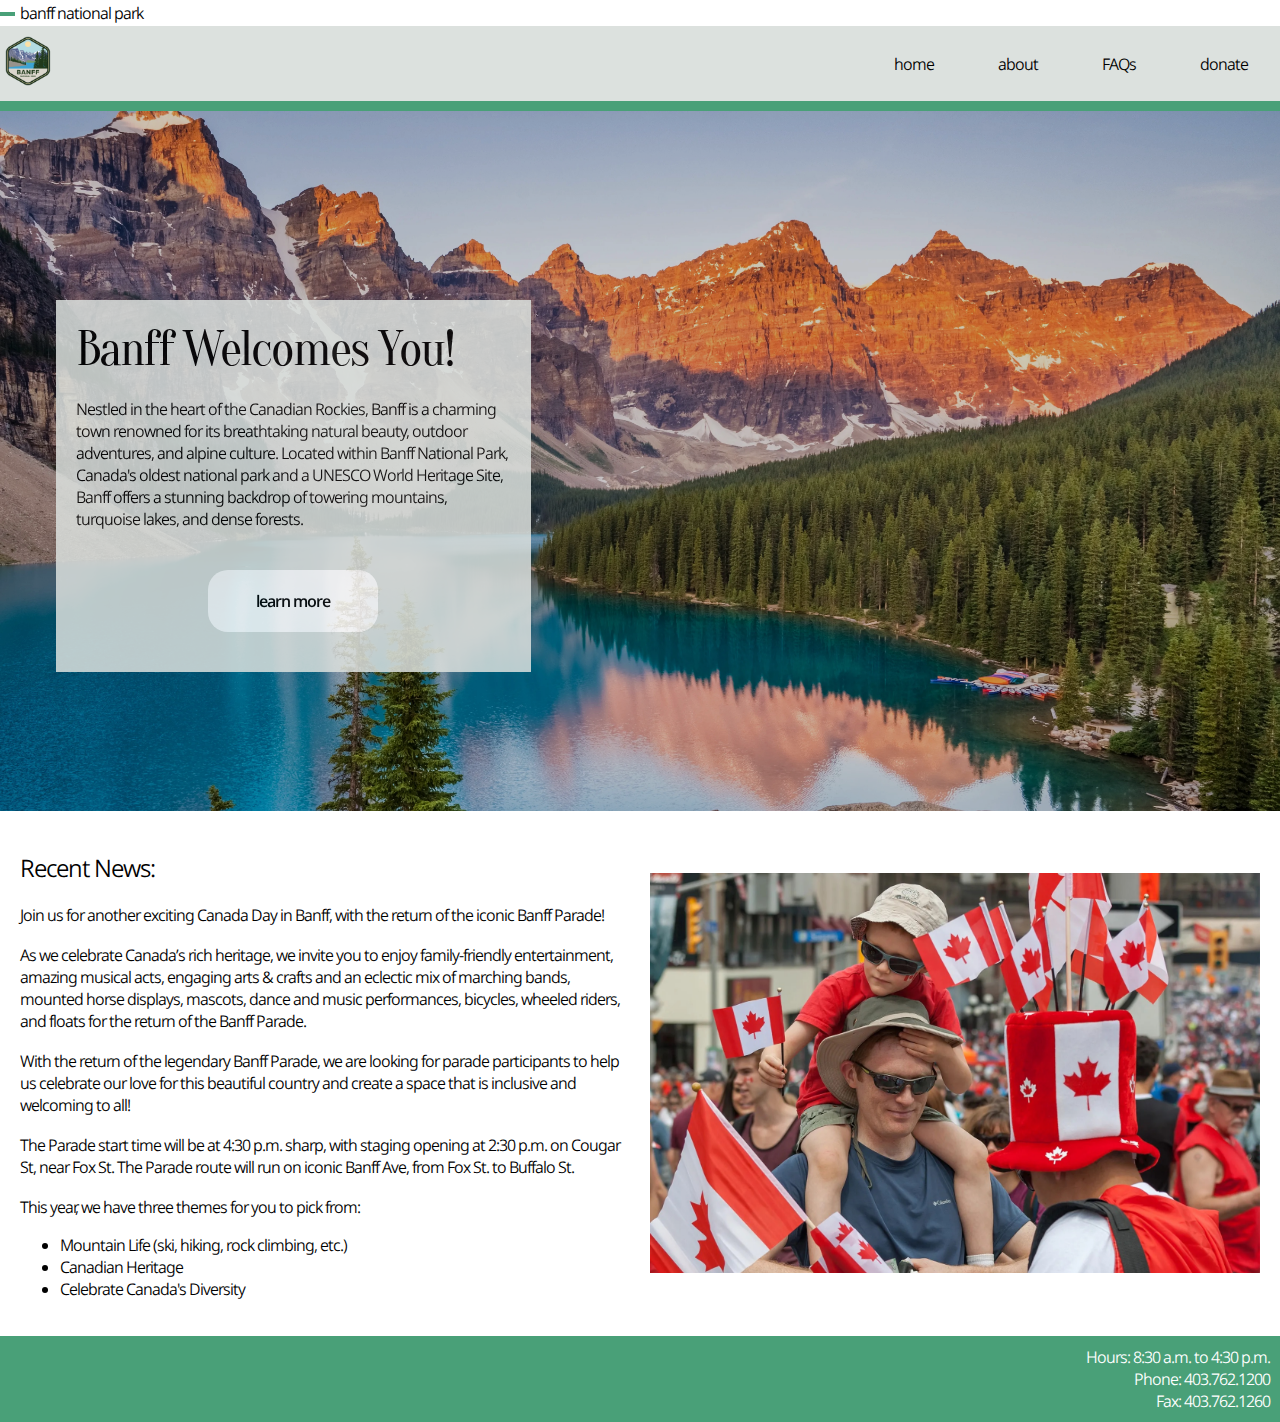
<file: index.html>
<!DOCTYPE html>
<html lang="en">
  <head>
    <meta charset="utf-8">
    <title>Banff National Park</title>
    <meta name="author" content="Adtile">
    <meta name="viewport" content="width=device-width,initial-scale=1">
    <link rel="stylesheet" href="css/styles.css">
    <link rel="preconnect" href="https://fonts.googleapis.com">
    <link rel="preconnect" href="https://fonts.gstatic.com" crossorigin>
    <link href="https://fonts.googleapis.com/css2?family=Oranienbaum&display=swap" rel="stylesheet">
    <link rel="preconnect" href="https://fonts.googleapis.com">
    <link rel="preconnect" href="https://fonts.gstatic.com" crossorigin>
    <link href="https://fonts.googleapis.com/css2?family=Noto+Sans+Display:ital,wght@0,100..900;1,100..900&family=Noto+Sans:ital,wght@0,100..900;1,100..900&family=Oranienbaum&display=swap" rel="stylesheet">
    <script src="js/responsive-nav.js"></script>
  </head>
  <body>

    
    <header>
      <div class="heading"><div id="green-bar"></div><p id="heading">banff national park</p></div>
      <div><a href="index.html"><img class="logo" src="/images/logo.png" alt="banff logo"></a></div>
      <div>
        <nav class="nav-collapse">      
          <ul>
          <li class="menu-item"><a href="index.html" data-scroll>home</a></li>
           <li class="menu-item"><a href="about.html" data-scroll>about</a></li>
           <li class="menu-item"><a href="faqs.html" data-scroll>FAQs</a></li>
           <li class="menu-item"><a href="donate.html" data-scroll>donate</a></li>
         </ul>
       </nav>
      </div>
    </header>
    <main>
      <div class="img background lake-moraine"></div>
      <div class="container2 overlap">
        <div class="welcome">
          <h1>Banff Welcomes You!</h1>
          <p>Nestled in the heart of the Canadian Rockies, Banff is a charming town 
            renowned for its breathtaking natural beauty, outdoor adventures, and alpine 
            culture. Located within Banff National Park, Canada's oldest national park and 
            a UNESCO World Heritage Site, Banff offers a stunning backdrop of towering 
            mountains, turquoise lakes, and dense forests.</p>
          <a class ="btn" href="about.html">learn more</a>
        </div>
      </div>
      <div class="container">
        <div class="news">
          <h2>Recent News:</h2>
          <p>Join us for another exciting Canada Day in Banff, with the return of the iconic Banff Parade!</p>
          <br>
          <p>As we celebrate Canada’s rich heritage, we invite you to enjoy family-friendly 
            entertainment, amazing musical acts, engaging arts & crafts and an eclectic mix of marching bands, 
            mounted horse displays, mascots, dance and music performances, bicycles, wheeled riders, and floats 
            for the return of the Banff Parade.</p>  
          <br>
          <p>With the return of the legendary Banff Parade, we are looking for parade participants to help us 
            celebrate our love for this beautiful country and create a space that is inclusive and welcoming 
            to all! </p>
          <br>
          <p>The Parade start time will be at 4:30 p.m. sharp, with staging opening at 2:30 p.m. on Cougar St, 
            near Fox St. The Parade route will run on iconic Banff Ave, from Fox St. to Buffalo St. 
          </p>
          <br>
          <p>This year, we have three themes for you to pick from:</p>
          <ul>
            <li>Mountain Life (ski, hiking, rock climbing, etc.)</li>  
            <li>Canadian Heritage</li>  
            <li>Celebrate Canada's Diversity</li>
          </ul>
        </div>
        <div class="canada-day"></div>
      </div>
      <footer>
        <div class="contact">
          <p>Hours: 8:30 a.m. to 4:30 p.m.</p>
          <p>Phone: 403.762.1200</p>
          <p>Fax: 403.762.1260</p>
        </div>
      </footer>

    </main>
    


    
    
    <script src="js/fastclick.js"></script>
    <script src="js/scroll.js"></script>
    <script src="js/fixed-responsive-nav.js"></script>
  </body>
</html>
</file>
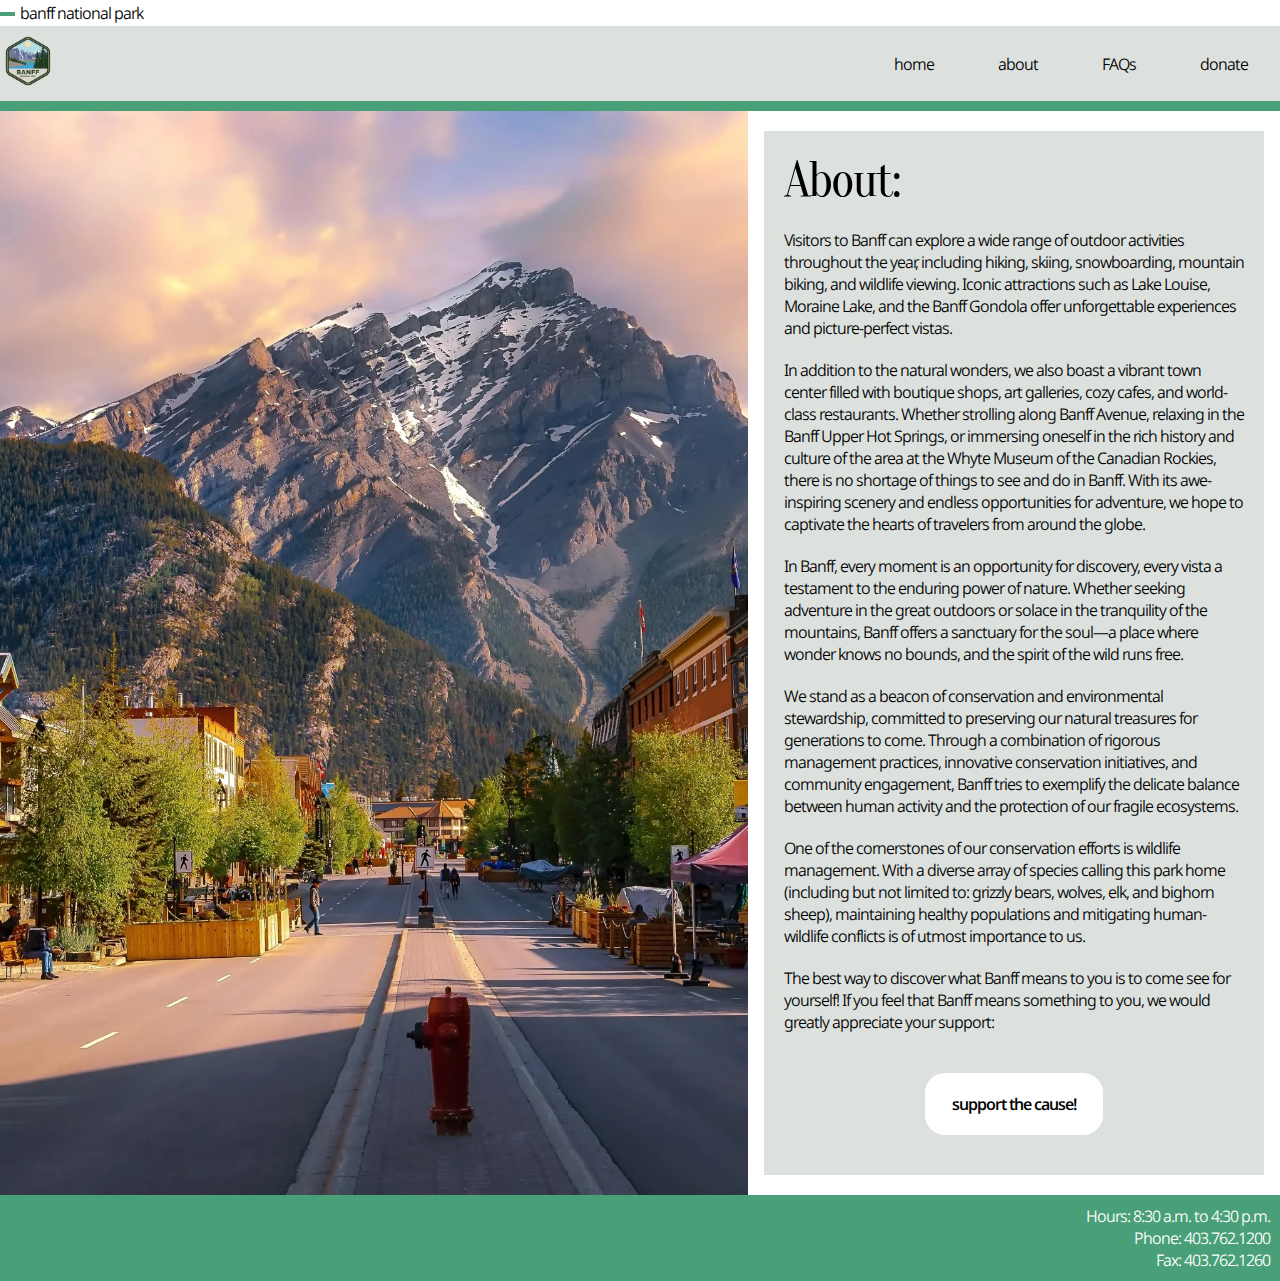
<file: about.html>
<!DOCTYPE html>
<html lang="en">
  <head>
    <meta charset="utf-8">
    <title>Banff National Park</title>
    <meta name="author" content="Adtile">
    <meta name="viewport" content="width=device-width,initial-scale=1">
    <link rel="stylesheet" href="css/styles.css">
    <link rel="preconnect" href="https://fonts.googleapis.com">
    <link rel="preconnect" href="https://fonts.gstatic.com" crossorigin>
    <link href="https://fonts.googleapis.com/css2?family=Oranienbaum&display=swap" rel="stylesheet">
    <link rel="preconnect" href="https://fonts.googleapis.com">
    <link rel="preconnect" href="https://fonts.gstatic.com" crossorigin>
    <link href="https://fonts.googleapis.com/css2?family=Noto+Sans+Display:ital,wght@0,100..900;1,100..900&family=Noto+Sans:ital,wght@0,100..900;1,100..900&family=Oranienbaum&display=swap" rel="stylesheet">
    <script src="js/responsive-nav.js"></script>
  </head>
  <body>

    
    <header>
      <div class="heading"><div id="green-bar"></div><p id="heading">banff national park</p></div>
      <div><a href="index.html"><img class="logo" src="/images/logo.png" alt="banff logo"></a></div>
      <div>
        <nav class="nav-collapse">      
          <ul>
            <li class="menu-item"><a href="index.html" data-scroll>home</a></li>
           <li class="menu-item"><a href="about.html" data-scroll>about</a></li>
           <li class="menu-item"><a href="faqs.html" data-scroll>FAQs</a></li>
           <li class="menu-item"><a href="donate.html" data-scroll>donate</a></li>
         </ul>
       </nav>
      </div>
    </header>
    <main>
      <div class="container1">
        <div class="img banff-st"></div>
        <div class="container2">
          <div class="about">
            <h1>About:</h1>
            <p>Visitors to Banff can explore a wide range of outdoor activities throughout the year, including hiking, 
              skiing, snowboarding, mountain biking, and wildlife viewing. Iconic attractions such as Lake Louise, 
              Moraine Lake, and the Banff Gondola offer unforgettable experiences and picture-perfect vistas.</p>
            
            <p>In addition to the natural wonders, we also boast a vibrant town center filled with boutique shops, 
              art galleries, cozy cafes, and world-class restaurants. Whether strolling along Banff Avenue, relaxing 
              in the Banff Upper Hot Springs, or immersing oneself in the rich history and culture of the area at the Whyte 
              Museum of the Canadian Rockies, there is no shortage of things to see and do in Banff. With its awe-inspiring 
              scenery and endless opportunities for adventure, we hope to captivate the hearts of travelers from around the globe.</p>
            
            <p>In Banff, every moment is an opportunity for discovery, every vista a testament to the enduring power of nature.
               Whether seeking adventure in the great outdoors or solace in the tranquility of the mountains, Banff offers a sanctuary
                for the soul—a place where wonder knows no bounds, and the spirit of the wild runs free.</p>
  
            <p>We stand as a beacon of conservation and environmental stewardship, committed to preserving our natural treasures 
              for generations to come. Through a combination of rigorous management practices, innovative conservation initiatives, 
              and community engagement, Banff tries to exemplify the delicate balance between human activity and the protection of 
              our fragile ecosystems.</p>

            <p>One of the cornerstones of our conservation efforts is wildlife management. With a diverse array of species calling 
              this park home (including but not limited to: grizzly bears, wolves, elk, and bighorn sheep), maintaining healthy 
              populations and mitigating human-wildlife conflicts is of utmost importance to us. </p>

            <p>The best way to discover what Banff means to you is to come see for yourself! If you feel that Banff means something 
              to you, we would greatly appreciate your support:</p>
            <a class ="btn" href="donate.html">support the cause!</a>
          </div>
        </div>
      </div>
      
      
      <footer>
        <div class="contact">
          <p>Hours: 8:30 a.m. to 4:30 p.m.</p>
          <p>Phone: 403.762.1200</p>
          <p>Fax: 403.762.1260</p>
        </div>
      </footer>

    </main>
    


    
    
    <script src="js/fastclick.js"></script>
    <script src="js/scroll.js"></script>
    <script src="js/fixed-responsive-nav.js"></script>
  </body>
</html>
</file>
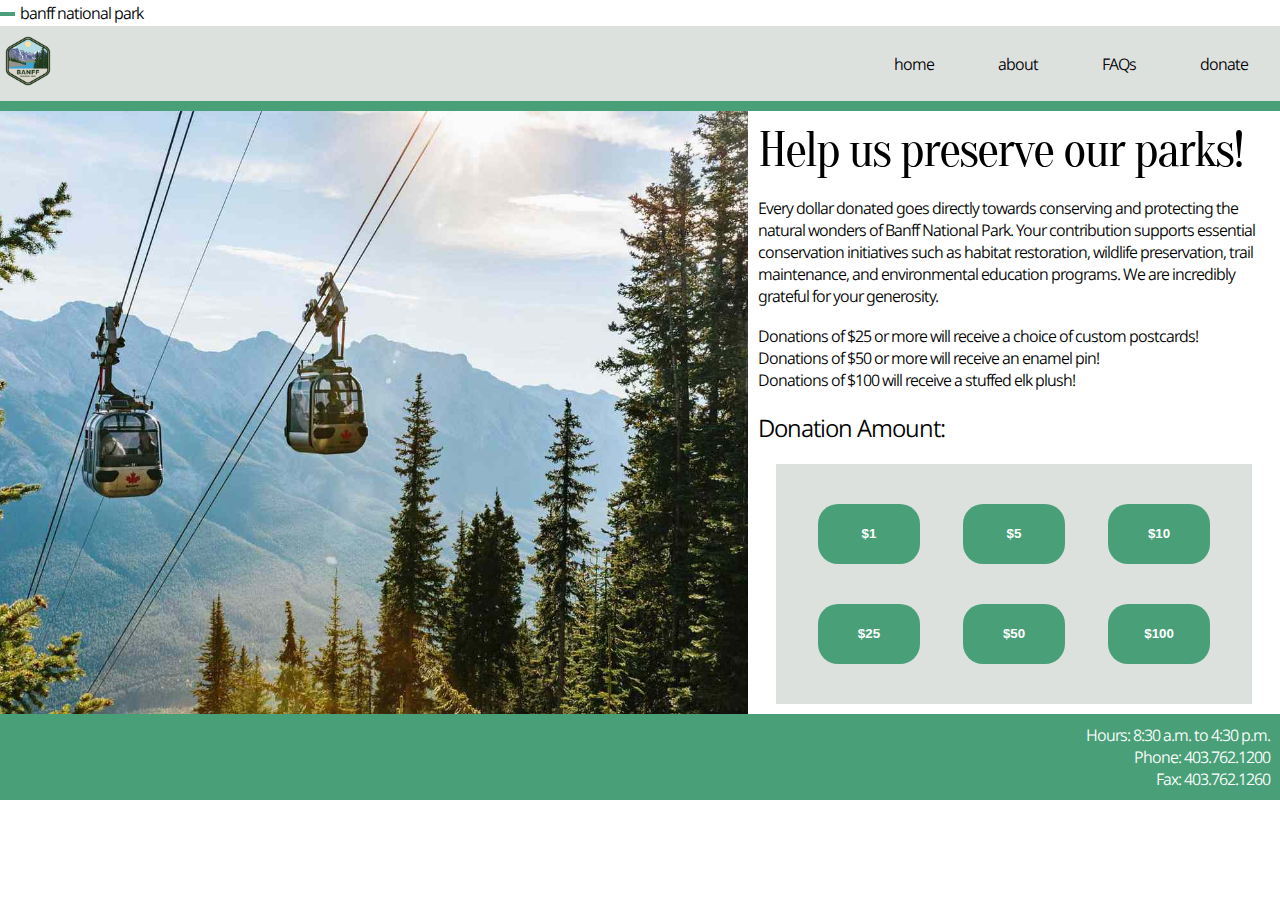
<file: donate.html>
<!DOCTYPE html>
<html lang="en">
  <head>
    <meta charset="utf-8">
    <title>Banff National Park</title>
    <meta name="author" content="Adtile">
    <meta name="viewport" content="width=device-width,initial-scale=1">
    <link rel="stylesheet" href="css/styles.css">
    <link rel="preconnect" href="https://fonts.googleapis.com">
    <link rel="preconnect" href="https://fonts.gstatic.com" crossorigin>
    <link href="https://fonts.googleapis.com/css2?family=Oranienbaum&display=swap" rel="stylesheet">
    <link rel="preconnect" href="https://fonts.googleapis.com">
    <link rel="preconnect" href="https://fonts.gstatic.com" crossorigin>
    <link href="https://fonts.googleapis.com/css2?family=Noto+Sans+Display:ital,wght@0,100..900;1,100..900&family=Noto+Sans:ital,wght@0,100..900;1,100..900&family=Oranienbaum&display=swap" rel="stylesheet">
    <script src="js/responsive-nav.js"></script>
  </head>
  <body>

    
    <header>
      <div class="heading"><div id="green-bar"></div><p id="heading">banff national park</p></div>
      <div><a href="index.html"><img class="logo" src="/images/logo.png" alt="banff logo"></a></div>
      <div>
        <nav class="nav-collapse">      
          <ul>
          <li class="menu-item"><a href="index.html" data-scroll>home</a></li>
           <li class="menu-item"><a href="about.html" data-scroll>about</a></li>
           <li class="menu-item"><a href="faqs.html" data-scroll>FAQs</a></li>
           <li class="menu-item"><a href="donate.html" data-scroll>donate</a></li>
         </ul>
       </nav>
      </div>
    </header>
    <main>
      <div class="container1">
        <div class="img ski"></div>
        <div class="container2">
          <h1>Help us preserve our parks!</h1>
          <br>
           <p>Every dollar donated goes directly towards conserving and protecting the natural wonders
               of Banff National Park. Your contribution supports essential conservation initiatives such 
               as habitat restoration, wildlife preservation, trail maintenance, and environmental education 
               programs. We are incredibly grateful for your generosity.</p>
          <br>
          <p>Donations of $25 or more will receive a choice of custom postcards!</p>
          <p>Donations of $50 or more will receive an enamel pin!</p>
          <p>Donations of $100 will receive a stuffed elk plush!</p>
          <h2>Donation Amount:</h2>
          <div class="donate">
            <button class="btn2">$1</button>
            <button class="btn2">$5</button>
            <button class="btn2">$10</button>
            <button class="btn2">$25</button>
            <button class="btn2">$50</button>
            <button class="btn2">$100</button>
            <div class="popup-container" id="modal">
              <div class="popup">
                <h1>Thank you!</h1>
              </div>
              <button id="close">return</button>
           </div>
          </div>
     </div>

      </div>
      <footer>
        <div class="contact">
          <p>Hours: 8:30 a.m. to 4:30 p.m.</p>
          <p>Phone: 403.762.1200</p>
          <p>Fax: 403.762.1260</p>
        </div>
      </footer>

    </main>
    


    
    <script src="js/script.js"></script>
    <script src="js/fastclick.js"></script>
    <script src="js/scroll.js"></script>
    <script src="js/fixed-responsive-nav.js"></script>
  </body>
</html>
</file>
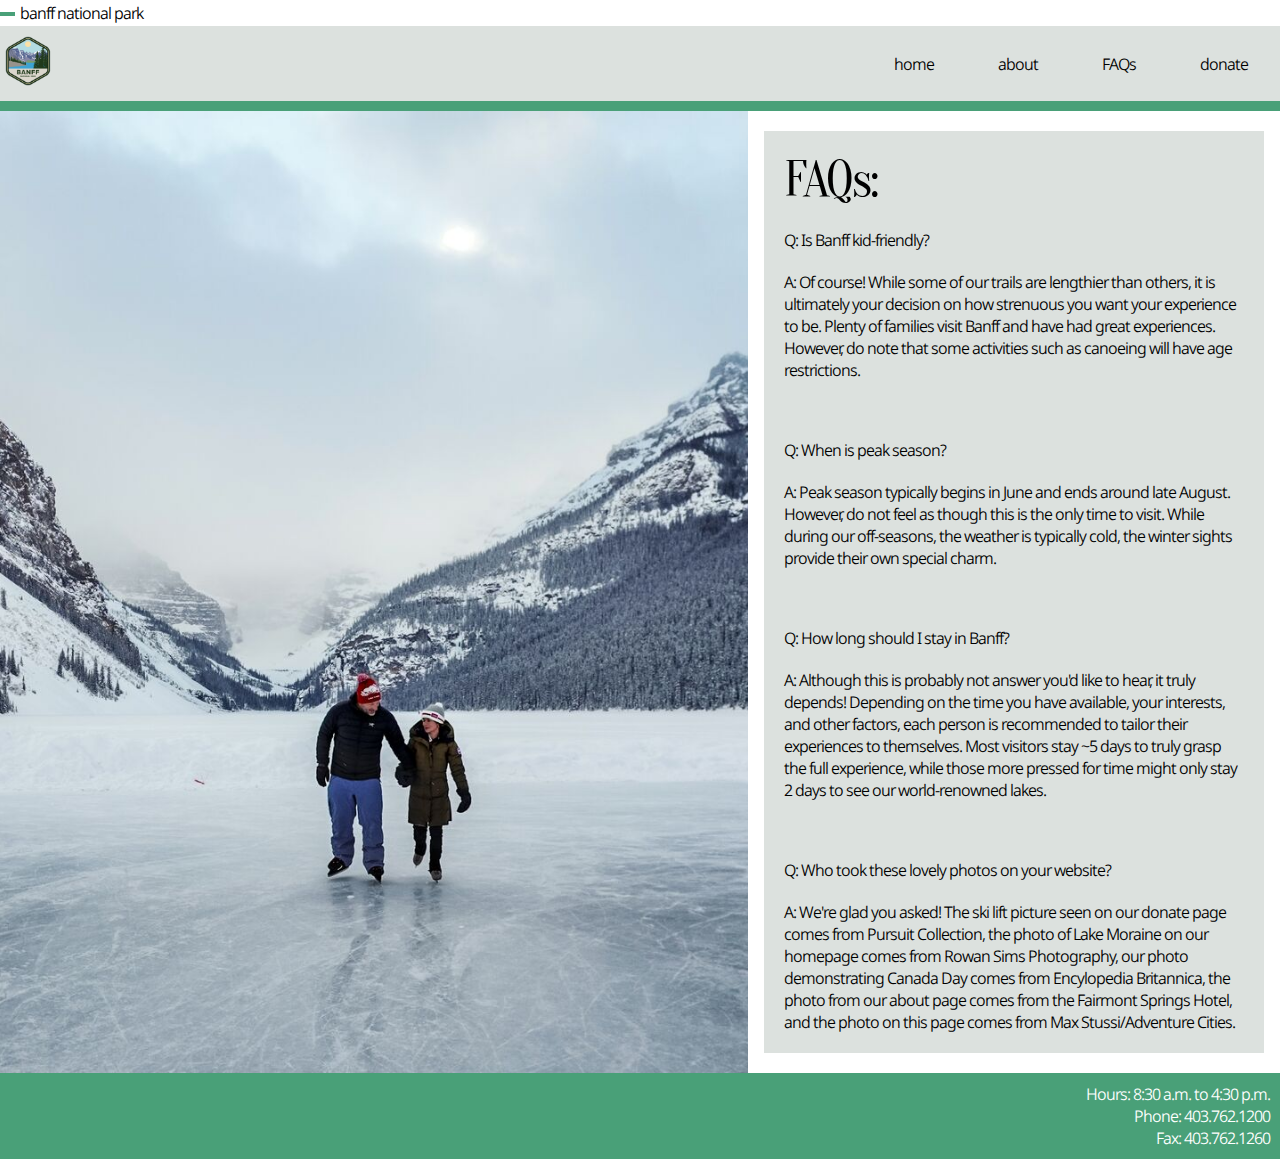
<file: faqs.html>
<!DOCTYPE html>
<html lang="en">
  <head>
    <meta charset="utf-8">
    <title>Banff National Park</title>
    <meta name="author" content="Adtile">
    <meta name="viewport" content="width=device-width,initial-scale=1">
    <link rel="stylesheet" href="css/styles.css">
    <link rel="preconnect" href="https://fonts.googleapis.com">
    <link rel="preconnect" href="https://fonts.gstatic.com" crossorigin>
    <link href="https://fonts.googleapis.com/css2?family=Oranienbaum&display=swap" rel="stylesheet">
    <link rel="preconnect" href="https://fonts.googleapis.com">
    <link rel="preconnect" href="https://fonts.gstatic.com" crossorigin>
    <link href="https://fonts.googleapis.com/css2?family=Noto+Sans+Display:ital,wght@0,100..900;1,100..900&family=Noto+Sans:ital,wght@0,100..900;1,100..900&family=Oranienbaum&display=swap" rel="stylesheet">
    <script src="js/responsive-nav.js"></script>
  </head>
  <body>

    
    <header>
      <div class="heading"><div id="green-bar"></div><p id="heading">banff national park</p></div>
      <div><a href="index.html"><img class="logo" src="/images/logo.png" alt="banff logo"></a></div>
      <div>
        <nav class="nav-collapse">      
          <ul>
            <li class="menu-item"><a href="index.html" data-scroll>home</a></li>
           <li class="menu-item"><a href="about.html" data-scroll>about</a></li>
           <li class="menu-item"><a href="faqs.html" data-scroll>FAQs</a></li>
           <li class="menu-item"><a href="donate.html" data-scroll>donate</a></li>
         </ul>
       </nav>
      </div>
    </header>
    <main>
      <div class="container1">
        <div class="img lake-louise"></div>
        <div class="container2">
          <div class="about">
            <h1>FAQs:</h1>
            <p>Q: Is Banff kid-friendly?</p>
            <p>A: Of course! While some of our trails are lengthier than others, it is ultimately your decision
              on how strenuous you want your experience to be. Plenty of families visit Banff and have had great
              experiences. However, do note that some activities such as canoeing will have age restrictions.
            </p>
            <br>
            <p>Q: When is peak season?</p>
            <p>A: Peak season typically begins in June and ends around late August. However, do not feel as though 
              this is the only time to visit. While during our off-seasons, the weather is typically cold, the winter 
              sights provide their own special charm.
            </p>
            
            <br>
            <p>Q: How long should I stay in Banff?</p>
            <p>A: Although this is probably not answer you'd like to hear, it truly depends! Depending on the time you have 
              available, your interests, and other factors, each person is recommended to tailor their experiences to themselves.
              Most visitors stay ~5 days to truly grasp the full experience, while those more pressed for time might only stay 2
              days to see our world-renowned lakes.
            </p>

            <br>
            <p>Q: Who took these lovely photos on your website?</p>
            <p>A: We're glad you asked! The ski lift picture seen on our donate page comes from Pursuit Collection, the photo of 
              Lake Moraine on our homepage comes from Rowan Sims Photography, our photo demonstrating Canada Day comes from Encylopedia
              Britannica, the photo from our about page comes from the Fairmont Springs Hotel, and the photo on this page comes from 
              Max Stussi/Adventure Cities. 
            </p>
          </div>
        </div>
      </div>
      
      
      <footer>
        <div class="contact">
          <p>Hours: 8:30 a.m. to 4:30 p.m.</p>
          <p>Phone: 403.762.1200</p>
          <p>Fax: 403.762.1260</p>
        </div>
      </footer>

    </main>
    


    
    
    <script src="js/fastclick.js"></script>
    <script src="js/scroll.js"></script>
    <script src="js/fixed-responsive-nav.js"></script>
  </body>
</html>
</file>
<file: css/styles.css>
html,
body {
  margin: 0;
  padding: 0;
  border: 0;
}

h1 {
  font-family: "Oranienbaum";
  font-size: 50px;
  font-weight: 100;
  letter-spacing: -2px;
}

p, a, li, h2 {
  font-family: "Noto Sans", sans-serif;
  font-weight: 350;
  letter-spacing: -1px;
  text-decoration: none;
}

h1, p {
  margin: 0px;
}

a:active,
a:hover, a:visited {
  text-decoration: none;
}

.nav-collapse a:hover, .nav-collapse a:focus {
  text-decoration: underline;
}

@font-face {
  font-family: "responsivenav";
  src: url("../icons/responsivenav.eot");
  src: url("../icons/responsivenav.eot?#iefix") format("embedded-opentype"),
    url("../icons/responsivenav.ttf") format("truetype"),
    url("../icons/responsivenav.woff") format("woff"),
    url("../icons/responsivenav.svg#responsivenav") format("svg");
  font-weight: normal;
  font-style: normal;
}

.nav-toggle {
  text-decoration: none;
  text-indent: -300px;
  position: relative;
  overflow: hidden;
  width: 60px;
  height: 55px;
  float: right;
  grid-area: hamburger;
}

.nav-toggle:before {
  color: black; /* edit this to change the icon color */
  font: normal 28px/55px "responsivenav"; /* edit font-size (28px) to change the icon size */
  text-transform: none;
  text-align: center;
  position: absolute;
  content: "\2261"; /* hamburger icon */
  text-indent: 0;
  width: 100%;
  left: 0;
  top: 0;
  grid-area: hamburger;
}

header {
  display: grid;
  grid-template-columns: 50fr 50fr;
  grid-template-rows: auto 1fr;
  grid-auto-flow: column;
  grid-template-areas:
    "header header"
    "logo hamburger";
  align-items: center;
  position: relative;
  background-color: #dce1de;
  z-index: 3;
  width: 100%;
  border-bottom: 10px solid #49A078;
}

footer {
  background-color: #49A078;
  position: absolute;
  height: auto;
  padding: 0px;
  width: 100%;
}

.contact {
  display: flex;
  flex-direction: column;
  color: white;
  align-items: end;
  padding: 10px;
}

.heading {
  display: flex;
  grid-area: header;
  width: 100%;
  background-color: #FFFFFF;
}

#heading{
  margin: 2px 0px 2px 20px;
}

#green-bar {
  content: "";
  position: absolute;
  top: 15px;
  margin-top: -3px;
  width: 15px;
  height: 4px;
  background-color: #49A078;
}

.logo {
  max-height: 50px;
  margin: 10px 0px;
  grid-area: logo;
}

.nav-toggle.active:before {
  font-size: 24px;
  content: "\78"; /* X/close icon */
}

.nav-collapse ul {
  margin: 0;
  padding: 0;
  display: flex;
  list-style: none;
  flex-direction: column;
  align-items: flex-end;
}

.nav-collapse li {
  display: block;
}

.js .nav-collapse {
  clip: rect(0 0 0 0);
  max-height: 0;
  position: absolute;
  display: block;
  overflow: hidden;
  zoom: 1;
}

.nav-collapse.opened {
  max-height: 9999px;
}

.img {
  width: 100%;
  min-height: 300px;
  background-size: cover;
  background-position: 50% 30%;
}

.lake-moraine {
  background-image: url("/images/moraine.jpeg");
}

.banff-st {
  background-image: url("/images/banff-st.jpeg");
}

.lake-louise {
  background-image: url("/images/lake-louise.jpeg");
}

.ski {
  background-image: url("/images/donate.jpeg");
}

.canada-day {
  background-image: url("/images/canada-day.jpeg");
  align-self: center;
  width: 90%;
  min-height: 300px;
  background-size: cover;
  background-position: 50% 30%;
  margin-bottom: 20px;
}

.container {
  display: flex;
  flex-direction: column;
}

.container1 {
  display: flex;
  flex-direction: column;
}

.container2 {
  display: flex;
  flex-direction: column;
  padding: 10px;
  justify-content: center;
}

.welcome {
  display: flex;
  flex-direction: column;
  gap: 20px;
  background-color: #dce1de;
  width: 85%;
  height: auto;
  padding: 20px;
  margin: 20px;
}

.about {
  display: flex;
  flex-direction: column;
  align-self: center;
  gap: 20px;
  background-color: #dce1de;
  width: 85%;
  height: auto;
  padding: 20px;
  margin: 20px;
}

.news {
  display: flex;
  flex-direction: column;
  margin: 20px;
}

.btn {
  align-self: center;
  border-radius: 20px;
  background-color: #FFFFFF;
  width: 30%;
  padding: 20px;
  margin: 20px;
  text-align: center;
  transition: all 350ms;
  font-weight: 550;
  color: black;
  border: none;
}

.donate {
  align-self: center;
  display: grid;
  grid-template-columns: 33fr 33fr 33fr;
  grid-template-rows: 50fr 50fr;
  justify-items: center;
  background-color: #dce1de;
  width: 85%;
  height: 200px;
  padding: 20px;
}

.btn2 {
  justify-self: center;
  border-radius: 20px;
  background-color: #49A078;
  width: 70%;
  padding: 20px;
  margin: 20px 0px;
  text-align: center;
  transition: all 350ms;
  font-weight: 550;
  color: white;
  border: none;
  cursor: pointer;
}

.btn:hover, .btn2:hover,
.btn:focus, .btn2:focus {
  background-color: #9CC5A1;
  color: white;
}

.popup-container {
  align-self: center;
  display: flex;
  justify-content: center;
  align-items: center;
  flex-direction: column;
  background: #9CC5A1;
  position: absolute;
  width: 86%;
  height: 200px;
  z-index: -1;
  opacity: 0;
  transition: all 0.4s ease-in-out;
}

.popup-container.open {
  opacity: 1;
  z-index: 999;
}

.popup-container, .popup {
  padding: 20px 10px;
}

#close {
  padding: 10px;
  background-color: white;
  font-family: "Noto Sans";
  border-radius: 5px;
  border: none;
  cursor: pointer;
}

#close:hover, #close:focus {
  background-color: #49A078;
  color: white;
  transition: all 350ms;
}

.fixed {
  position: fixed;
  width: 100%;
  left: 0;
  top: 0;
}

.nav-collapse,
.nav-collapse * {
  box-sizing: border-box;
}

.nav-collapse,
.nav-collapse ul {
  list-style: none;
  width: 100%;
  display: flex;
  justify-content: end;
}

.nav-collapse a {
  text-decoration: none;
  padding: 0.7em 1em;
  color: black;
  width: 100%;
  display: block;
}

.nav-collapse ul ul a {
  padding-left: 2em;
}

@media screen and (min-width: 768px) {
  .nav-collapse ul {
  flex-direction: row;
  align-items: flex-end;
}
  
  .nav-collapse li {
    width: auto;
  }

  .nav-collapse a {
    padding: 1.02em 2em;
    text-align: center;
    border-top: 0;
    margin: 0;
  }

  .nav-collapse ul ul a {
    display: none;
  }

  .nav-collapse.closed {
    max-height: none;
  }
  .nav-toggle {
    display: none;
  }

  .canada-day {
    align-self: center;
    width: 90%;
    min-height: 400px;
    background-size: cover;
    background-position: 50% 30%;
    margin-bottom: 0px;
    margin-right: 20px;
  }
  
  .news {
    width: 90%;
  }

  .container {
    display: flex;
    flex-direction: row;
  }

  .container1 {
    flex-direction: row;
    flex: 1 1 0;
  }

  .container2 {
    max-width: 40%;
  }

  .about {
    margin: 10px 10px;
    width: 90%
  }

  .popup-container {
    width: 35.5%;
  }

  .img {
    width: 100%;
    min-height: 300px;
    background-size: cover;
    background-position: 50% 30%;
  }

  .lake-louise {
    background-position: 65% 30%;
  }

  .background {
    height: 100%;
    min-height: 700px;
    width: 100%;
  }

  .lake-moraine {
    filter: brightness(80%);
  }

  .overlap {
    position: absolute;
    top: 30%;
    left: 2%;
  }

  .welcome {
    opacity: 85%;
  }

}
</file>
